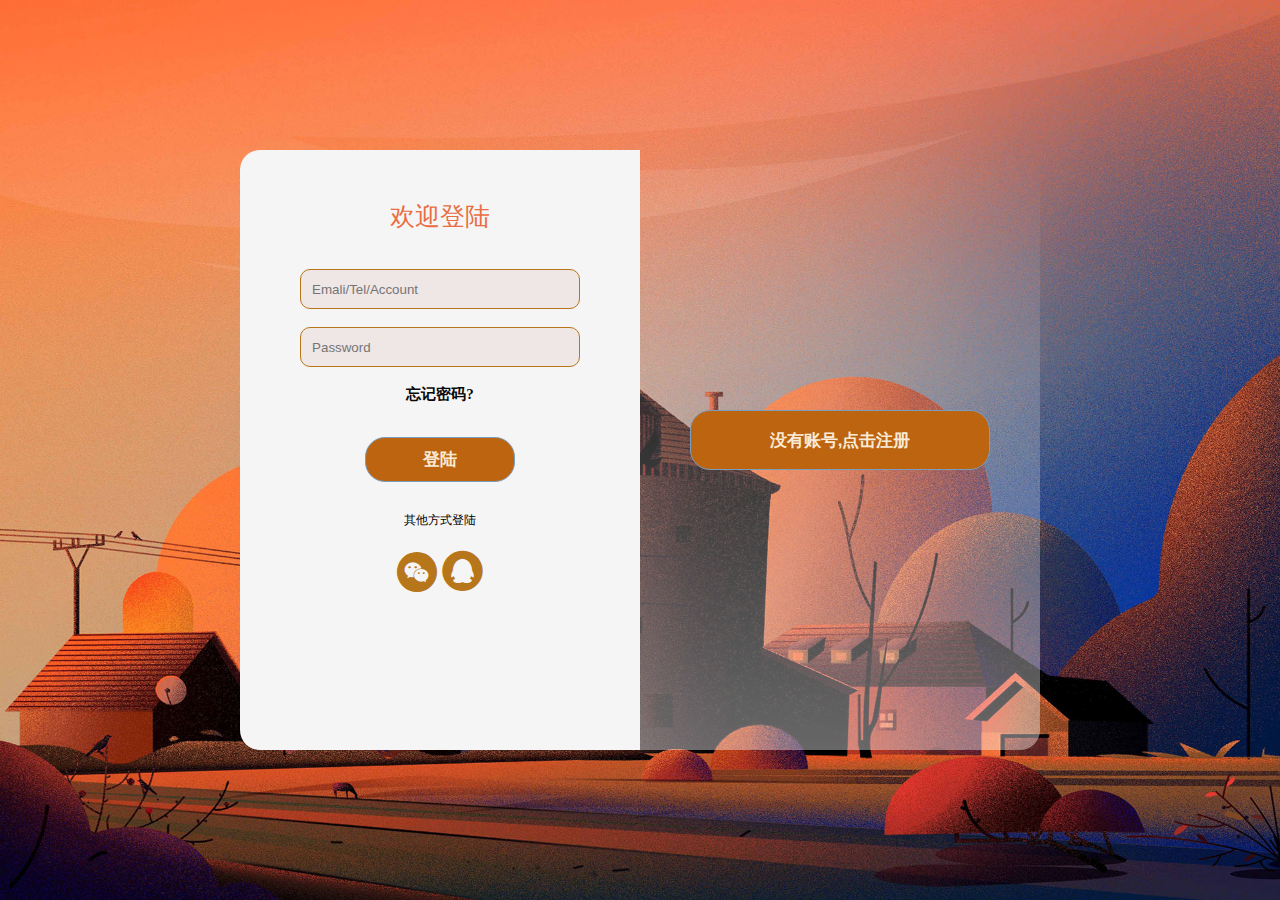
<file: index.html>
<!DOCTYPE html>
<html lang="en">
<head>
    <meta charset="UTF-8">
    <meta http-equiv="X-UA-Compatible" content="IE=edge">
    <meta name="viewport" content="width=device-width, initial-scale=1.0">
    <title>黄昏闪剧</title>
    <link rel="stylesheet" href="./clear.css">
    <link rel="stylesheet" href="./index.css">
    <link rel="stylesheet" href="./logo/login/iconfont.css">
</head>
<body>
    <div class="content wrapper">
        <div class="mid">
            <div class="left">
                <h1>欢迎登陆</h1>
                <br><br>
                <input type="text" placeholder="   Emali/Tel/Account">
                <br><br>
                <input type="password" placeholder="   Password">
                <br><br>
                <a href=""><b>忘记密码?</b></a>
                <br><br>
                <a href="home.html"><button class="btnLeft"><b>登陆</b></button></a>
                <div class="else">其他方式登陆</div>
                <div class="bottom">
                    <a href=""><div class="iconfont icon-weixinweixin"></div></a>
                    <a href=""><div class="iconfont icon-qq-copy-copy"></div></a>
                </div>
            </div>
            <div class="right">
               <a href="#">
                <button class="btnRight"><b>没有账号,点击注册</b></button>  
                </a>    
            </div>
        </div>

    </div>
</body>
</html>
</file>
<file: clear.css>
/*版心居中*/
.wrapper{
    margin: 0 auto;
}
*{
    margin: 0;
    padding: 0;
    /* 內减模式 */
    box-sizing: border-box
}
li {
    list-style: none;
}
a {
    text-decoration: none;
}

.clearfix:before,.clearfix:after {
    content:"";
    display:table; 
  }
  .clearfix:after {
    clear:both;
  }
</file>
<file: index.css>
html{
    height: 100%;
}
body{
    background: url(./images/BJ2.jpeg) no-repeat 50% 0 transparent;
    background-size: 100% 100%;
    position: relative;
}
.content{
    position: relative;
    width: 1200px;
    height: 800px;
}
.mid{
    
    position: absolute;
    left: 200px;
    top:150px;
    height: 600px;
    width: 800px;
}
.left{
   border-radius: 20px 0px 0px 20px;
   float: left;
   text-align: center;
   height: 600px;
   width: 400px;
   background-color: whitesmoke;
}
.right{
    position: relative;
   border-radius: 0px 20px 20px 0px;
   float: left;
   height: 600px;
   width: 400px;
   background-image: linear-gradient(transparent,rgba(255, 252, 252, 0.406));
}
.left h1{
    margin-top: 50px;
    color: rgb(232, 110, 66);
    font-size: 25px;
    font-family: "得意黑 斜体";font-weight: 400;src: url("./zt/CLYtmBLKvK8VL0PjIE6D0.woff2") format("woff2"),
    url("./zt/CLYtmBLKvK8VL0PjIE6D0.woff") format("woff");
    font-display: swap;
}
.left input{
    width: 280px;
    height: 40px;
    border-radius: 10px;
    border: 1px solid #b8761a;
    background-color: rgb(239, 230, 230);
}
.left a{
    color: #090909;
    font-size: 15px;
}
.left a:hover{
   color: #b8761a;
}
.left .btnLeft{
    border:1px solid  #7b9ebd;
    font-size: 17px;
    color: antiquewhite;
    background-color: rgb(189, 100, 16);  
    border-radius: 20px 20px 20px 20px;
    width: 150px;
    height: 45px;
    margin-top: 15px;
    transition: all 0.5s;
}
.left .btnLeft:hover{
    color: orange;  
    background-color: #8a5407; 
    transform: scale(1.1);
}
.left .else{
    font-size: 12px;
    margin-top: 30px;
    font-family: "站酷高端黑 Regular";font-weight: 400;src: url("//at.alicdn.com/wf/webfont/aIx1nUKEf5s9/bI0XFt1C8UNdqY8Xr-Ep9.woff2") format("woff2"),
    url("//at.alicdn.com/wf/webfont/aIx1nUKEf5s9/KVMLZXuRrfkqq_WgWXW0g.woff") format("woff");
    font-display: swap;
}

.right .btnRight{
    position: absolute;
    font-size: 17px;
    color: antiquewhite;
    background-color: rgb(189, 100, 16);  
    left: 50px;
    top: 260px;
    border-radius: 20px 20px 20px 20px;
    width: 300px;
    height: 60px;
    border: 1px solid  #7b9ebd;
    transition: all 0.5s;
}
.right .btnRight:hover{
    color: orange; 
    background-color: #8a5407;  
    transform: scale(1.1);
}
.bottom{
    margin-top: 20px;
}

.bottom .icon-weixinweixin{
    font-size: 40px;
    display: inline-block;
    color: #b8761a;
    transition: all 0.5s;
}
.bottom .icon-qq-copy-copy{
    font-size: 43px;
    display: inline-block;
    color: #b8761a;
    transition: all 0.5s;
}
.left .icon-weixinweixin:hover{
    color: #8a5407;
    transform: scale(1.1);
}
.left .icon-qq-copy-copy:hover{
    color: #8a5407;
    transform: scale(1.1);
}
</file>
<file: logo/login/iconfont.css>
@font-face {
  font-family: "iconfont"; /* Project id 3952244 */
  src: url('iconfont.woff2?t=1679297908371') format('woff2'),
       url('iconfont.woff?t=1679297908371') format('woff'),
       url('iconfont.ttf?t=1679297908371') format('truetype');
}

.iconfont {
  font-family: "iconfont" !important;
  font-size: 16px;
  font-style: normal;
  -webkit-font-smoothing: antialiased;
  -moz-osx-font-smoothing: grayscale;
}

.icon-weixin:before {
  content: "\e600";
}

.icon-weixin1:before {
  content: "\e658";
}

.icon-QQ:before {
  content: "\e612";
}

.icon-QQ1:before {
  content: "\e882";
}

.icon-weixin2:before {
  content: "\e8bb";
}

.icon-qq-copy-copy:before {
  content: "\e65c";
}

.icon-qq:before {
  content: "\e684";
}

.icon-weixinweixin:before {
  content: "\e60b";
}
</file>
